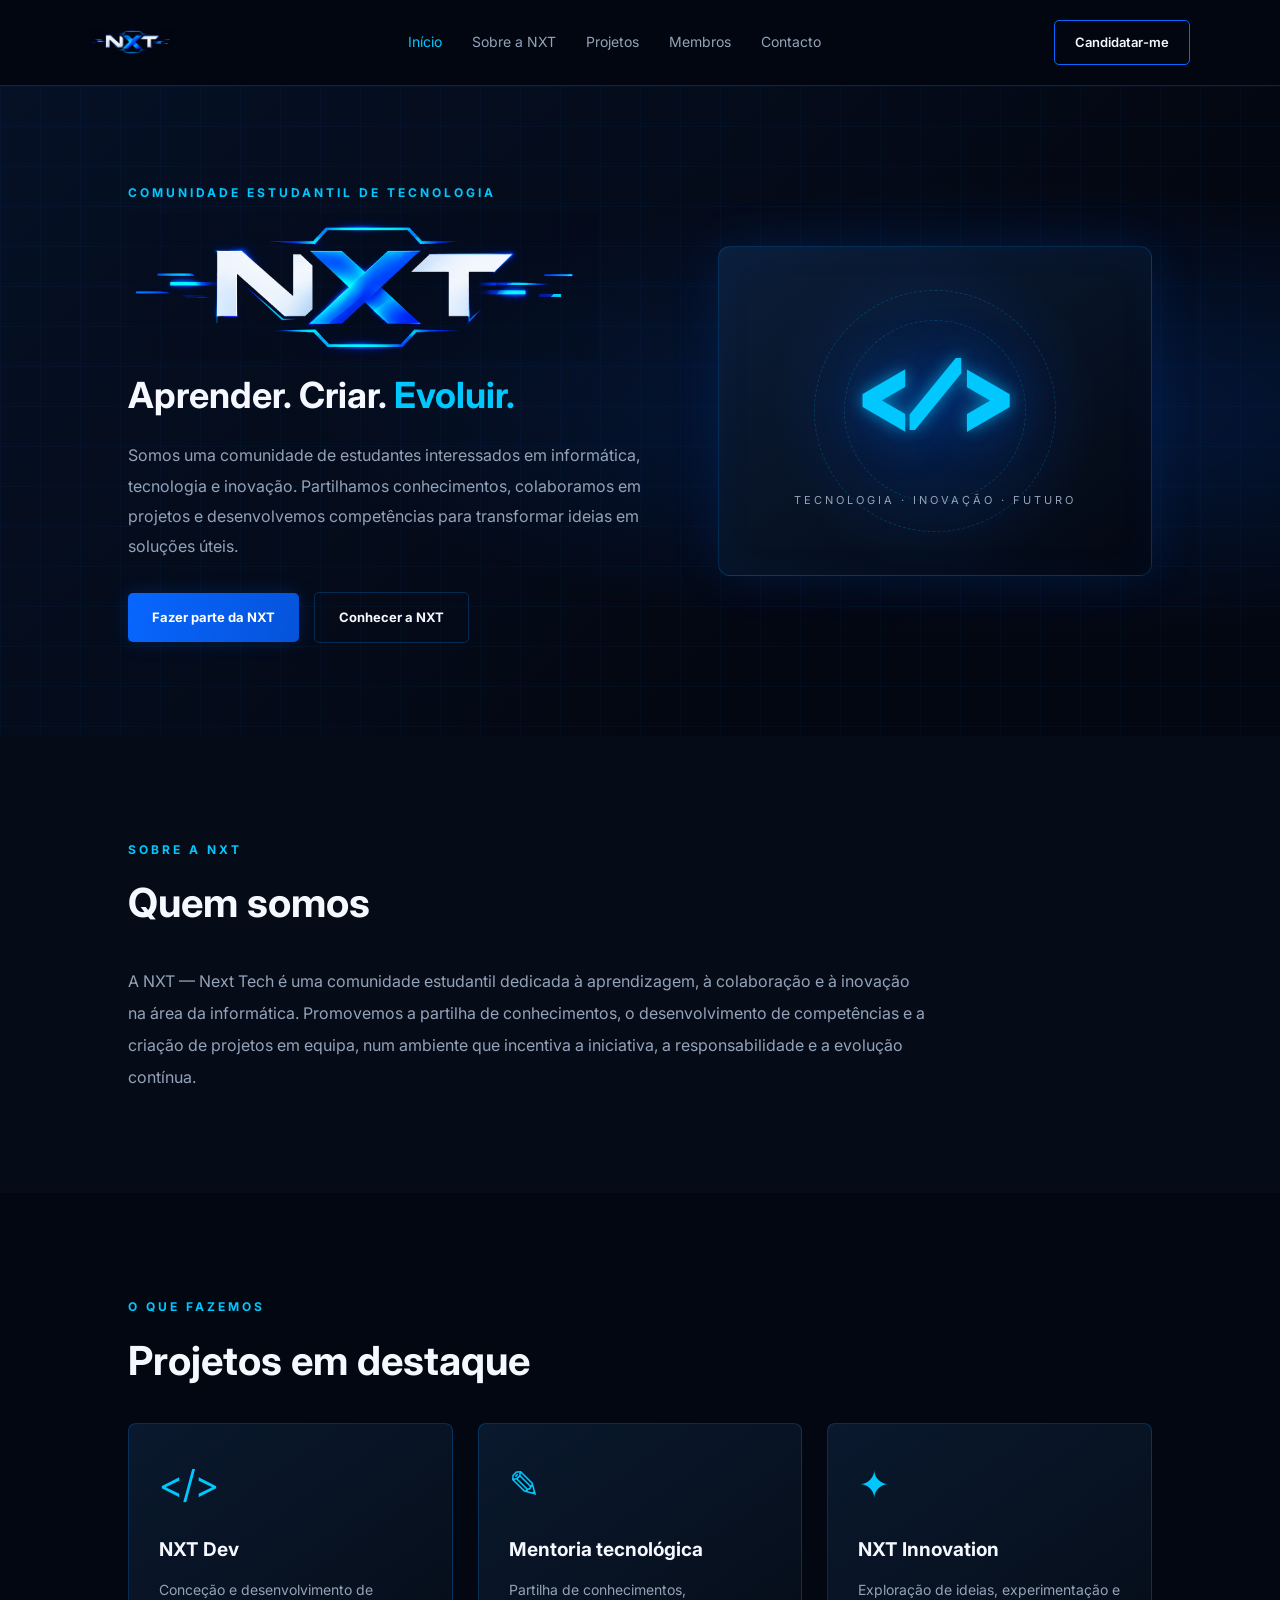
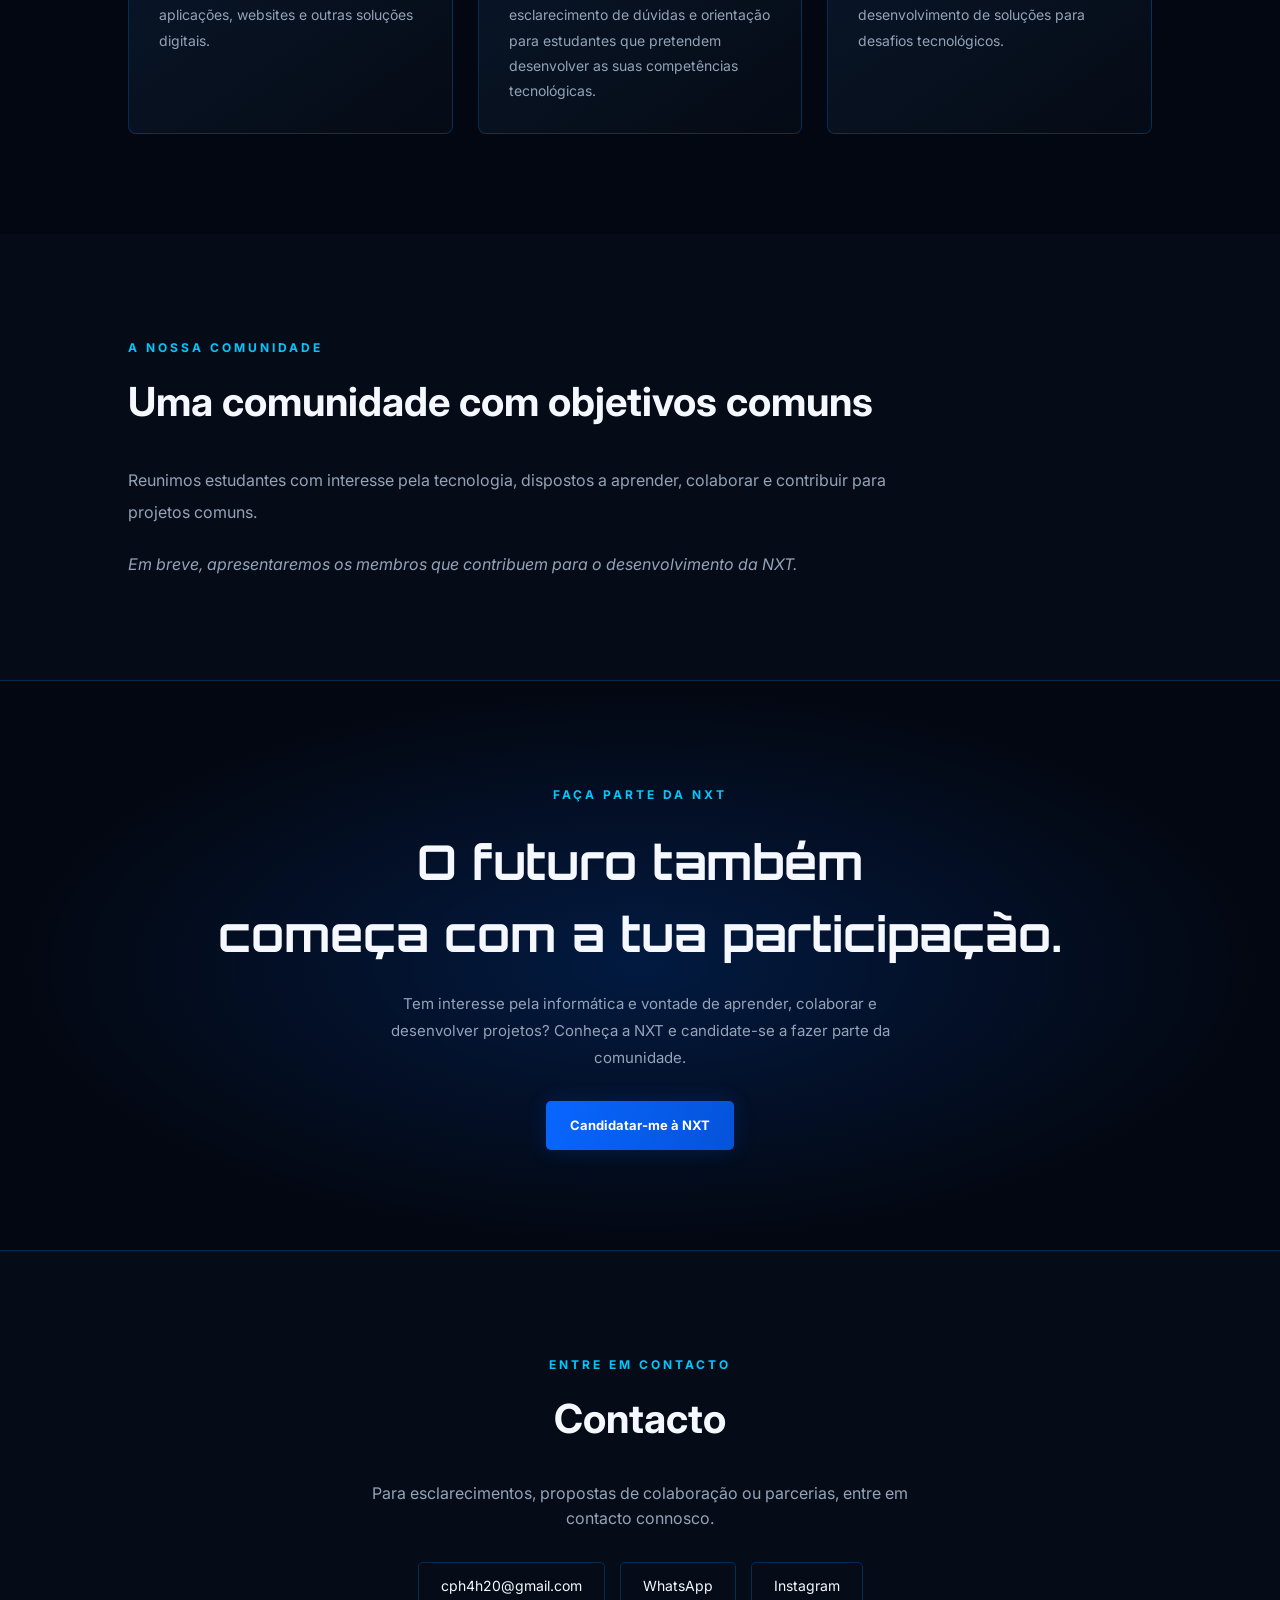
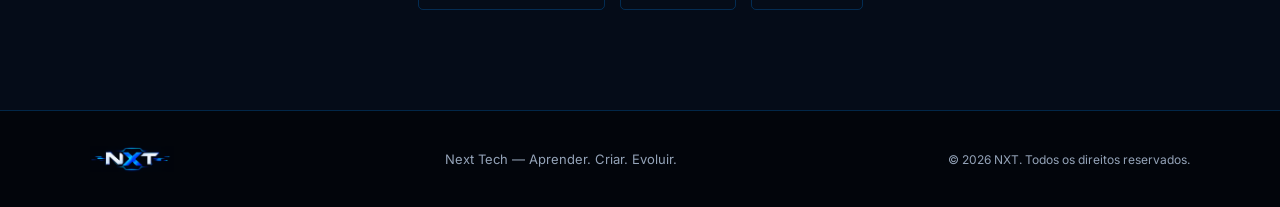
<file: index.html>
<!DOCTYPE html>
<html lang="pt-AO">
<head>
    <meta charset="UTF-8">
    <meta name="viewport" content="width=device-width, initial-scale=1.0">
    <meta name="description" content="NXT — Next Tech: comunidade estudantil dedicada à aprendizagem, colaboração e desenvolvimento de soluções tecnológicas.">
    <meta name="theme-color" content="#0b0f1a">

    <title>NXT | Next Tech</title>

    <!-- Partilha nas redes (Open Graph) -->
    <meta property="og:type" content="website">
    <meta property="og:title" content="NXT | Next Tech">
    <meta property="og:description" content="Uma comunidade estudantil dedicada à tecnologia, à colaboração e à inovação. Aprender. Criar. Evoluir.">
    <meta property="og:locale" content="pt_AO">
    <!-- TODO: adicionar og:image (1200x630) e og:url quando o site estiver online -->
    <meta name="twitter:card" content="summary_large_image">

    <!-- Favicon simples (substitui por um ficheiro .ico/.png quando tiveres o logótipo) -->
    <link rel="icon" href="nxt-logo.png">

    <!-- Fontes (só os pesos usados) -->
    <link rel="preconnect" href="https://fonts.googleapis.com">
    <link rel="preconnect" href="https://fonts.gstatic.com" crossorigin>
    <link href="https://fonts.googleapis.com/css2?family=Inter:wght@400;600;700&family=Orbitron:wght@700;900&display=swap" rel="stylesheet">

    <style>
/* ========================================
   1. CONFIGURAÇÕES GERAIS
   (as fontes são carregadas no <head> do HTML)
======================================== */

:root {
    --primary: #0866ff;
    --primary-dark: #0553d9;
    --secondary: #00c8ff;
    --background: #030711;
    --surface: #071426;
    --surface-alt: #050c18;
    --text: #f5f8ff;
    --muted: #94a3b8;
    --border: rgba(0, 140, 255, 0.25);

    --font-body: 'Inter', system-ui, -apple-system, 'Segoe UI', sans-serif;
    --font-title: 'Orbitron', 'Inter', system-ui, sans-serif;
}

* {
    margin: 0;
    padding: 0;
    box-sizing: border-box;
}

html {
    scroll-behavior: smooth;
    scroll-padding-top: 90px;
}

body {
    background: var(--background);
    color: var(--text);
    font-family: var(--font-body);
    line-height: 1.6;
}

a {
    color: inherit;
    text-decoration: none;
}

:focus-visible {
    outline: 2px solid var(--secondary);
    outline-offset: 3px;
}

/* Texto só para leitores de ecrã */
.sr-only {
    position: absolute;
    width: 1px;
    height: 1px;
    margin: -1px;
    padding: 0;
    overflow: hidden;
    clip: rect(0, 0, 0, 0);
    white-space: nowrap;
    border: 0;
}

/* Link "saltar para o conteúdo" */
.skip-link {
    position: absolute;
    top: -100px;
    left: 16px;
    padding: 10px 16px;
    background: var(--secondary);
    color: var(--background);
    font-weight: 700;
    border-radius: 6px;
    z-index: 2000;
}

.skip-link:focus {
    top: 16px;
}


/* ========================================
   2. CABEÇALHO E NAVEGAÇÃO
======================================== */

.header {
    width: 100%;
    min-height: 85px;
    padding: 20px 7%;

    display: flex;
    align-items: center;
    justify-content: space-between;
    gap: 30px;

    background: rgba(3, 7, 17, 0.92);
    border-bottom: 1px solid var(--border);

    position: sticky;
    top: 0;
    z-index: 1000;

    -webkit-backdrop-filter: blur(15px);
    backdrop-filter: blur(15px);
}

.logo {
    font-family: var(--font-title);
    font-size: 30px;
    font-weight: 900;
    letter-spacing: -2px;
}

.logo span {
    color: var(--primary);
    text-shadow: 0 0 20px rgba(0, 102, 255, 0.6);
}

.navbar {
    display: flex;
    align-items: center;
    gap: 30px;
}

.navbar a {
    font-size: 14px;
    color: var(--muted);
    transition: color 0.3s ease;
}

.navbar a:hover,
.navbar a.active {
    color: var(--secondary);
}

.btn-header {
    padding: 11px 20px;
    border: 1px solid var(--primary);
    border-radius: 5px;
    font-size: 13px;
    font-weight: 600;
    transition: 0.3s;
}

.btn-header:hover {
    background: var(--primary);
    box-shadow: 0 0 20px rgba(0, 102, 255, 0.4);
}

/* Botão hambúrguer (só aparece em ecrãs pequenos) */
.menu-toggle {
    display: none;
    flex-direction: column;
    align-items: center;
    justify-content: center;
    gap: 5px;

    width: 44px;
    height: 44px;

    background: none;
    border: 1px solid var(--border);
    border-radius: 6px;
    color: var(--text);
    cursor: pointer;
}

.menu-toggle span {
    width: 22px;
    height: 2px;
    background: currentColor;
    transition: transform 0.25s ease, opacity 0.25s ease;
}

.menu-toggle[aria-expanded="true"] span:nth-child(1) {
    transform: translateY(7px) rotate(45deg);
}

.menu-toggle[aria-expanded="true"] span:nth-child(2) {
    opacity: 0;
}

.menu-toggle[aria-expanded="true"] span:nth-child(3) {
    transform: translateY(-7px) rotate(-45deg);
}


/* ========================================
   3. SECÇÃO INICIAL
======================================== */

.hero {
    min-height: 650px;
    padding: 90px 10%;

    display: grid;
    grid-template-columns: 1.1fr 0.9fr;
    align-items: center;
    gap: 60px;

    position: relative;
    overflow: hidden;

    background:
        radial-gradient(
            ellipse at 80% 50%,
            rgba(0, 102, 255, 0.18),
            transparent 50%
        ),
        linear-gradient(
            135deg,
            #061126,
            #030711 70%
        );
}

.hero::before {
    content: "";
    position: absolute;
    inset: 0;

    background-image:
        linear-gradient(
            rgba(0, 140, 255, 0.04) 1px,
            transparent 1px
        ),
        linear-gradient(
            90deg,
            rgba(0, 140, 255, 0.04) 1px,
            transparent 1px
        );

    background-size: 40px 40px;
    pointer-events: none;
}

.hero-content {
    position: relative;
    z-index: 1;
}

.subtitle,
.section-heading > span,
.join > span {
    color: var(--secondary);
    font-size: 12px;
    font-weight: 700;
    letter-spacing: 3px;
}

.hero h1 {
    font-family: var(--font-title);
    font-size: clamp(90px, 12vw, 155px);
    font-weight: 900;
    line-height: 1.3;
    letter-spacing: -8px;

    margin: 10px 0;
}

.hero h1 > span:not(.sr-only) {
    background: linear-gradient(
        135deg,
        var(--primary),
        var(--secondary)
    );

    -webkit-background-clip: text;
    background-clip: text;
    color: transparent;
}

.hero h2 {
    font-size: clamp(24px, 3vw, 36px);
    line-height: 1.4;
    margin-bottom: 20px;
}

.hero h2 span {
    color: var(--secondary);
}

.hero-content > p {
    max-width: 520px;
    color: var(--muted);
    font-size: 16px;
    line-height: 1.9;
    margin-bottom: 30px;
}


/* ========================================
   4. BOTÕES
======================================== */

.hero-buttons {
    display: flex;
    align-items: center;
    flex-wrap: wrap;
    gap: 15px;
}

.btn-primary,
.btn-secondary {
    display: inline-flex;
    align-items: center;
    justify-content: center;

    padding: 14px 24px;
    border-radius: 5px;

    font-size: 13px;
    font-weight: 700;

    transition:
        transform 0.3s ease,
        box-shadow 0.3s ease,
        background 0.3s ease;
}

.btn-primary {
    /* gradiente mais escuro para o texto branco ter contraste suficiente */
    background: linear-gradient(
        110deg,
        var(--primary),
        var(--primary-dark)
    );

    color: white;
    box-shadow: 0 0 20px rgba(0, 102, 255, 0.2);
}

.btn-primary:hover {
    transform: translateY(-3px);
    box-shadow: 0 0 30px rgba(0, 102, 255, 0.45);
}

.btn-secondary {
    border: 1px solid var(--border);
    color: var(--text);
}

.btn-secondary:hover {
    border-color: var(--secondary);
    color: var(--secondary);
}


/* ========================================
   5. ÁREA VISUAL DA SECÇÃO INICIAL
======================================== */

.hero-image {
    min-height: 350px;

    display: flex;
    align-items: center;
    justify-content: center;

    position: relative;
}

.image-placeholder {
    width: 100%;
    min-height: 330px;

    display: flex;
    flex-direction: column;
    align-items: center;
    justify-content: center;

    border: 1px solid var(--border);
    border-radius: 12px;

    background:
        radial-gradient(
            circle,
            rgba(0, 102, 255, 0.2),
            transparent 60%
        ),
        linear-gradient(
            145deg,
            #0b1e39,
            #030711
        );

    box-shadow:
        0 0 50px rgba(0, 102, 255, 0.12),
        inset 0 0 40px rgba(0, 102, 255, 0.05);

    position: relative;
    overflow: hidden;
}

.image-placeholder::before,
.image-placeholder::after {
    content: "";
    position: absolute;
    width: 180px;
    height: 180px;
    border: 1px solid rgba(0, 200, 255, 0.2);
    border-radius: 50%;
}

.image-placeholder::after {
    width: 240px;
    height: 240px;
}

.image-placeholder > span {
    font-family: var(--font-title);
    font-size: 100px;
    font-weight: 900;

    color: var(--secondary);

    text-shadow:
        0 0 15px rgba(0, 200, 255, 0.6),
        0 0 50px rgba(0, 102, 255, 0.5);

    z-index: 1;
}

.image-placeholder p {
    margin-top: 20px;
    color: var(--muted);
    font-size: 11px;
    letter-spacing: 3px;
    text-align: center;
    z-index: 1;
}


/* ========================================
   6. SECÇÕES GERAIS
======================================== */

.about,
.projects,
.members,
.contact {
    padding: 100px 10%;
}

.section-heading {
    margin-bottom: 30px;
}

.section-heading h2 {
    font-size: clamp(28px, 4vw, 40px);
    margin-top: 10px;
}

.about {
    background: var(--surface-alt);
}

.about > p,
.members > p {
    max-width: 800px;
    color: var(--muted);
    font-size: 16px;
    line-height: 2;
}


/* ========================================
   7. CARTÕES DE PROJETOS
======================================== */

.projects {
    background: var(--background);
}

.project-grid {
    display: grid;
    grid-template-columns: repeat(3, minmax(0, 1fr));
    gap: 25px;
}

.project-card {
    padding: 30px;

    background: linear-gradient(
        145deg,
        #0a192e,
        #050b15
    );

    border: 1px solid var(--border);
    border-radius: 8px;

    transition:
        transform 0.3s ease,
        border-color 0.3s ease,
        box-shadow 0.3s ease;
}

.project-card:hover {
    transform: translateY(-8px);
    border-color: var(--primary);

    box-shadow:
        0 15px 35px rgba(0, 102, 255, 0.12);
}

.project-icon {
    display: block;
    color: var(--secondary);
    font-size: 38px;
    margin-bottom: 20px;
}

.project-card h3 {
    font-size: 19px;
    margin-bottom: 12px;
}

.project-card p {
    color: var(--muted);
    font-size: 14px;
    line-height: 1.8;
}


/* ========================================
   8. MEMBROS
======================================== */

.members {
    background: var(--surface-alt);
}

.coming-soon {
    margin-top: 20px;
    color: var(--secondary);
    font-size: 14px;
    font-style: italic;
}


/* ========================================
   9. ADESÃO À NXT
======================================== */

.join {
    padding: 100px 10%;
    text-align: center;

    background:
        radial-gradient(
            ellipse at center,
            rgba(0, 102, 255, 0.2),
            transparent 70%
        ),
        #030711;

    border-top: 1px solid var(--border);
    border-bottom: 1px solid var(--border);
}

.join h2 {
    font-family: var(--font-title);
    font-size: clamp(30px, 5vw, 48px);
    line-height: 1.5;
    margin: 20px 0;
}

.join p {
    max-width: 550px;
    margin: 0 auto 30px;
    color: var(--muted);
    font-size: 15px;
    line-height: 1.8;
}


/* ========================================
   10. CONTACTO
======================================== */

.contact {
    background: var(--surface-alt);
    text-align: center;
}

.contact > p {
    max-width: 550px;
    margin: 0 auto;
    color: var(--muted);
    font-size: 16px;
}

.contact-list {
    list-style: none;
    display: flex;
    flex-wrap: wrap;
    justify-content: center;
    gap: 15px;
    margin-top: 30px;
}

.contact-list a {
    display: inline-block;
    padding: 12px 22px;
    border: 1px solid var(--border);
    border-radius: 5px;
    font-size: 14px;
    transition: border-color 0.3s ease, color 0.3s ease;
}

.contact-list a:hover {
    border-color: var(--secondary);
    color: var(--secondary);
}


/* ========================================
   11. RODAPÉ
======================================== */

.footer {
    padding: 35px 7%;

    display: flex;
    align-items: center;
    justify-content: space-between;
    flex-wrap: wrap;
    gap: 20px;

    background: #02050b;
    border-top: 1px solid var(--border);
}

.footer > p {
    color: var(--muted);
    font-size: 13px;
}

.footer > .copyright {
    font-size: 12px;
}


/* ========================================
   12. RESPONSIVIDADE
======================================== */

@media (max-width: 1000px) {

    .header {
        padding: 20px 5%;
        gap: 20px;
    }

    .navbar {
        gap: 18px;
    }

    .navbar a {
        font-size: 13px;
    }

    .hero {
        padding: 70px 6%;
        gap: 30px;
    }

    .about,
    .projects,
    .members,
    .contact {
        padding: 80px 6%;
    }

    .project-card {
        padding: 22px;
    }
}


/* Menu hambúrguer */
@media (max-width: 860px) {

    .header {
        flex-wrap: wrap;
        gap: 15px;
        min-height: 70px;
        padding: 14px 5%;
    }

    .logo {
        order: 1;
    }

    .btn-header {
        order: 2;
        margin-left: auto;
    }

    .menu-toggle {
        display: flex;
        order: 3;
    }

    .navbar {
        order: 4;
        display: none;
        width: 100%;
        flex-direction: column;
        align-items: stretch;
        gap: 0;
        border-top: 1px solid var(--border);
    }

    .navbar.open {
        display: flex;
    }

    .navbar a {
        padding: 14px 4px;
        font-size: 15px;
        border-bottom: 1px solid rgba(0, 140, 255, 0.1);
    }
}


@media (max-width: 720px) {

    .hero {
        grid-template-columns: 1fr;
        text-align: center;
        padding: 65px 7%;
    }

    .hero-content > p {
        margin-left: auto;
        margin-right: auto;
    }

    .hero-buttons {
        justify-content: center;
    }

    .hero-image {
        min-height: 250px;
    }

    .image-placeholder {
        min-height: 280px;
    }

    .project-grid {
        grid-template-columns: 1fr;
    }

    .about,
    .projects,
    .members,
    .contact {
        padding: 65px 7%;
    }

    .footer {
        flex-direction: column;
        text-align: center;
    }
}


@media (max-width: 420px) {

    .logo {
        font-size: 25px;
    }

    .btn-header {
        padding: 9px 12px;
        font-size: 12px;
    }

    .hero h1 {
        font-size: 85px;
        letter-spacing: -5px;
    }

    .hero h2 {
        font-size: 23px;
    }

    .hero-content > p {
        font-size: 14px;
    }

    .image-placeholder > span {
        font-size: 75px;
    }

    .hero-buttons {
        flex-direction: column;
    }

    .btn-primary,
    .btn-secondary {
        width: 100%;
    }
}


/* ========================================
   13. FORMULÁRIOS
======================================== */

.site-form {
    max-width: 640px;
    margin: 40px auto 0;
    display: grid;
    gap: 20px;
    text-align: left;
}

.form-row {
    display: grid;
    grid-template-columns: 1fr 1fr;
    gap: 20px;
}

.field label {
    display: block;
    margin-bottom: 8px;
    font-size: 13px;
    font-weight: 600;
}

.field input,
.field select,
.field textarea {
    width: 100%;
    padding: 14px 16px;

    background: var(--surface);
    color: var(--text);
    border: 1px solid var(--border);
    border-radius: 5px;

    font: inherit;
    font-size: 16px; /* evita o zoom automático no iPhone */

    transition: border-color 0.3s ease, box-shadow 0.3s ease;
}

.field textarea {
    resize: vertical;
    min-height: 130px;
}

.field input:focus,
.field select:focus,
.field textarea:focus {
    outline: none;
    border-color: var(--secondary);
    box-shadow: 0 0 0 3px rgba(0, 200, 255, 0.15);
}

.field input:user-invalid,
.field textarea:user-invalid {
    border-color: #f87171;
}

.site-form .btn-primary {
    justify-self: start;
    border: 0;
    cursor: pointer;
    font-family: inherit;
}

.site-form .btn-primary:disabled {
    opacity: 0.6;
    cursor: wait;
    transform: none;
}

.form-status {
    min-height: 24px;
    font-size: 14px;
}

.form-status.success {
    color: #4ade80;
}

.form-status.error {
    color: #f87171;
}

@media (max-width: 720px) {

    .form-row {
        grid-template-columns: 1fr;
    }

    .site-form .btn-primary {
        justify-self: stretch;
    }
}


/* Página "Juntar-me" */

.join-page {
    min-height: 70vh;
    padding: 80px 10% 100px;

    background:
        radial-gradient(
            ellipse at 50% 0%,
            rgba(0, 102, 255, 0.18),
            transparent 60%
        ),
        var(--surface-alt);
}

.join-page .section-heading {
    text-align: center;
}

.join-page > p {
    max-width: 560px;
    margin: 0 auto;
    text-align: center;
    color: var(--muted);
    font-size: 16px;
}

.fieldset {
    border: 0;
    min-width: 0;
}

.fieldset legend {
    margin-bottom: 8px;
    font-size: 13px;
    font-weight: 600;
}

.options {
    display: flex;
    flex-wrap: wrap;
    gap: 10px;
}

.option input {
    position: absolute;
    width: 1px;
    height: 1px;
    opacity: 0;
}

.option span {
    display: inline-block;
    padding: 10px 18px;

    border: 1px solid var(--border);
    border-radius: 999px;

    font-size: 14px;
    cursor: pointer;

    transition: background 0.3s ease, border-color 0.3s ease;
}

.option span:hover {
    border-color: var(--secondary);
}

.option input:checked + span {
    background: linear-gradient(110deg, var(--primary), var(--primary-dark));
    border-color: var(--primary);
    color: white;
}

.option input:focus-visible + span {
    outline: 2px solid var(--secondary);
    outline-offset: 3px;
}

.consent {
    display: flex;
    align-items: flex-start;
    gap: 10px;
    color: var(--muted);
    font-size: 13px;
}

.consent input {
    margin-top: 4px;
    accent-color: var(--primary);
}

.join-page > .form-note {
    margin-top: 25px;
    text-align: center;
    color: var(--muted);
    font-size: 14px;
}

.form-note a {
    color: var(--secondary);
    text-decoration: underline;
    text-underline-offset: 4px;
}

@media (max-width: 1000px) {
    .join-page { padding: 70px 6% 80px; }
}

@media (max-width: 720px) {
    .join-page { padding: 60px 7% 70px; }
}


/* ========================================
   14. ANIMAÇÕES
======================================== */

@keyframes fadeUp {
    from { opacity: 0; transform: translateY(24px); }
    to   { opacity: 1; transform: none; }
}

@keyframes float {
    0%, 100% { transform: translateY(0); }
    50%      { transform: translateY(-14px); }
}

@keyframes spin {
    to { transform: rotate(360deg); }
}

@keyframes gradientShift {
    0%, 100% { background-position: 0% 50%; }
    50%      { background-position: 100% 50%; }
}

@keyframes glowPulse {
    0%, 100% {
        text-shadow:
            0 0 15px rgba(0, 200, 255, 0.6),
            0 0 50px rgba(0, 102, 255, 0.5);
    }
    50% {
        text-shadow:
            0 0 25px rgba(0, 200, 255, 0.9),
            0 0 80px rgba(0, 102, 255, 0.8);
    }
}

@keyframes gridMove {
    to { background-position: 40px 40px; }
}

/* Entrada da secção inicial, elemento a elemento */
.hero-content > * {
    animation: fadeUp 0.8s ease both;
}

.hero-content > :nth-child(1) { animation-delay: 0.1s; }
.hero-content > :nth-child(2) { animation-delay: 0.25s; }
.hero-content > :nth-child(3) { animation-delay: 0.4s; }
.hero-content > :nth-child(4) { animation-delay: 0.55s; }
.hero-content > :nth-child(5) { animation-delay: 0.7s; }

.hero-image {
    animation: fadeUp 1s ease 0.5s both;
}

/* Fundo em grelha a deslocar-se devagar */
.hero::before {
    animation: gridMove 8s linear infinite;
}

/* "X" do título com gradiente animado */
.hero h1 > span:not(.sr-only) {
    background-size: 200% 200%;
    animation: gradientShift 5s ease infinite;
}

/* Cartão visual: flutua, brilha e tem anéis a rodar */
.image-placeholder {
    animation: float 6s ease-in-out infinite;
}

.image-placeholder::before {
    border-style: dashed;
    animation: spin 25s linear infinite;
}

.image-placeholder::after {
    border-style: dashed;
    animation: spin 35s linear infinite reverse;
}

.image-placeholder > span {
    animation: glowPulse 3s ease-in-out infinite;
}

/* Revelar ao fazer scroll (a classe .reveal é adicionada pelo JavaScript) */
.reveal {
    opacity: 0;
    transform: translateY(30px);
    transition:
        opacity 0.7s ease,
        transform 0.7s ease;
    transition-delay: var(--delay, 0s);
}

.reveal.visible {
    opacity: 1;
    transform: none;
}


/* ========================================
   15. ACESSIBILIDADE
======================================== */

@media (prefers-reduced-motion: reduce) {

    *,
    *::before,
    *::after {
        scroll-behavior: auto !important;
        animation: none !important;
        transition-duration: 0.01ms !important;
    }

    .reveal {
        opacity: 1;
        transform: none;
    }
}



/* Logótipo NXT vetorial, transparente e dimensionado para os espaços existentes */
.logo {
    display: inline-flex;
    align-items: center;
    flex: 0 0 auto;
    line-height: 0;
}
.logo .logo-svg {
    display: block;
    width: 84px;
    height: auto;
    object-fit: contain;
}
@media (max-width: 420px) {
    .logo .logo-svg {
        width: 78px;
        height: auto;
    }
}


/* Logótipo principal: mantém a escala visual do título NXT original */
.hero h1.hero-logo {
    width: 100%;
    max-width: 470px;
    margin: 10px 0;
    line-height: 1;
    letter-spacing: 0;
}
.hero h1.hero-logo .hero-logo-img {
    display: block;
    width: 100%;
    height: auto;
    max-height: 155px;
    object-fit: contain;
}
@media (max-width: 720px) {
    .hero h1.hero-logo {
        margin-left: auto;
        margin-right: auto;
        max-width: 360px;
    }
}

</style>
    <script defer>
document.addEventListener("DOMContentLoaded", () => {
    const toggle = document.querySelector(".menu-toggle");
    const navbar = document.querySelector(".navbar");
    const links = document.querySelectorAll(".navbar a");

    // Menu mobile
    const setMenu = (open) => {
        navbar.classList.toggle("open", open);
        toggle.setAttribute("aria-expanded", String(open));
        toggle.setAttribute("aria-label", open ? "Fechar menu" : "Abrir menu");
    };

    toggle.addEventListener("click", () => {
        setMenu(toggle.getAttribute("aria-expanded") !== "true");
    });

    links.forEach((link) => link.addEventListener("click", () => setMenu(false)));

    document.addEventListener("keydown", (e) => {
        if (e.key === "Escape") setMenu(false);
    });

    // Link ativo conforme a secção visível
    const sections = document.querySelectorAll("main section[id]");
    const observer = new IntersectionObserver(
        (entries) => {
            entries.forEach((entry) => {
                if (!entry.isIntersecting) return;
                links.forEach((link) => {
                    link.classList.toggle(
                        "active",
                        link.getAttribute("href") === `#${entry.target.id}`
                    );
                });
            });
        },
        { rootMargin: "-40% 0px -55% 0px" }
    );
    sections.forEach((section) => observer.observe(section));

    // Revelar elementos ao fazer scroll
    const reduceMotion = window.matchMedia("(prefers-reduced-motion: reduce)").matches;

    if (!reduceMotion && "IntersectionObserver" in window) {
        const targets = document.querySelectorAll(
            ".section-heading, .about > p, .members > p, .project-card, .join > *, .contact > p, .contact-list"
        );

        // Atraso escalonado dentro de cada secção
        const counters = new Map();
        targets.forEach((el) => {
            const section = el.closest("section");
            const i = counters.get(section) || 0;
            counters.set(section, i + 1);
            el.style.setProperty("--delay", `${Math.min(i, 4) * 0.12}s`);
            el.classList.add("reveal");
        });

        const revealObserver = new IntersectionObserver(
            (entries) => {
                entries.forEach((entry) => {
                    if (!entry.isIntersecting) return;
                    const el = entry.target;
                    el.classList.add("visible");
                    revealObserver.unobserve(el);

                    // No fim, devolve o elemento ao estado normal (para o hover dos cartões funcionar)
                    el.addEventListener(
                        "transitionend",
                        () => {
                            el.classList.remove("reveal", "visible");
                            el.style.removeProperty("--delay");
                        },
                        { once: true }
                    );
                });
            },
            { threshold: 0.15, rootMargin: "0px 0px -8% 0px" }
        );

        targets.forEach((el) => revealObserver.observe(el));
    }

    // Formulário de contacto
    const form = document.getElementById("form-juntar");

    if (form) {
        const status = form.querySelector(".form-status");
        const button = form.querySelector("button[type='submit']");

        const showStatus = (text, type) => {
            status.textContent = text;
            status.className = `form-status ${type}`;
        };

        form.addEventListener("submit", async (e) => {
            e.preventDefault();

            if (form.elements["access_key"].value.startsWith("SUA-")) {
                showStatus("O formulário ainda não está configurado. É necessário adicionar a chave do Web3Forms.", "error");
                return;
            }

            button.disabled = true;
            button.textContent = "A enviar candidatura...";
            showStatus("", "");

            try {
                // Junta valores repetidos (ex.: várias áreas de interesse) numa só linha
                const data = {};
                new FormData(form).forEach((value, key) => {
                    data[key] = key in data ? `${data[key]}, ${value}` : value;
                });
                const res = await fetch(form.action, {
                    method: "POST",
                    headers: { "Content-Type": "application/json", Accept: "application/json" },
                    body: JSON.stringify(data),
                });
                const json = await res.json();

                if (!res.ok || !json.success) throw new Error(json.message || "Erro");

                showStatus("Candidatura enviada com sucesso. Entraremos em contacto assim que possível.", "success");
                form.reset();
            } catch {
                showStatus("Não foi possível enviar a candidatura. Tente novamente ou contacte-nos através dos dados indicados no site.", "error");
            } finally {
                button.disabled = false;
                button.textContent = "Enviar candidatura";
            }
        });
    }

    // Ano atual no rodapé
    const ano = document.getElementById("ano");
    if (ano) ano.textContent = new Date().getFullYear();
});

</script>
</head>

<body>

<svg xmlns="http://www.w3.org/2000/svg" width="0" height="0" aria-hidden="true" focusable="false" style="position:absolute;overflow:hidden">
  <defs>
    <linearGradient id="nxt-silver" x1="0" y1="0" x2="0.8" y2="1">
      <stop offset="0" stop-color="#ffffff"/>
      <stop offset="0.55" stop-color="#f2f5fb"/>
      <stop offset="1" stop-color="#b8c4d8"/>
    </linearGradient>
    <linearGradient id="nxt-blue-a" x1="0" y1="0" x2="1" y2="1">
      <stop offset="0" stop-color="#00dfff"/>
      <stop offset="0.48" stop-color="#087bff"/>
      <stop offset="1" stop-color="#0718d9"/>
    </linearGradient>
    <linearGradient id="nxt-blue-b" x1="0" y1="0" x2="1" y2="1">
      <stop offset="0" stop-color="#087bff"/>
      <stop offset="0.5" stop-color="#064cff"/>
      <stop offset="1" stop-color="#00cfff"/>
    </linearGradient>
    <linearGradient id="nxt-edge" x1="0" y1="0" x2="1" y2="1">
      <stop offset="0" stop-color="#ffffff" stop-opacity=".85"/>
      <stop offset="1" stop-color="#7c91b6" stop-opacity=".8"/>
    </linearGradient>
    <symbol id="logo-nxt" viewBox="0 0 210 70">
      <!-- N -->
      <path d="M4 8 H27 L61 43 V8 H81 V62 H59 L24 27 V62 H4 Z"
            fill="url(#nxt-silver)" stroke="url(#nxt-edge)" stroke-width="1"/>
      <!-- X: two intersecting ribbon bands -->
      <path d="M69 8 H94 L151 62 H126 Z" fill="url(#nxt-blue-a)"/>
      <path d="M127 8 H153 L96 62 H70 Z" fill="url(#nxt-blue-b)"/>
      <path d="M69 8 H94 L105 19 L91 33 Z" fill="#08baff" opacity=".42"/>
      <path d="M127 62 H151 L138 49 L124 62 Z" fill="#0515c8" opacity=".48"/>
      <!-- T -->
      <path d="M143 8 H207 V25 H185 V62 H164 V25 H143 Z"
            fill="url(#nxt-silver)" stroke="url(#nxt-edge)" stroke-width="1"/>
    </symbol>
  </defs>
</svg>

    <a href="#conteudo" class="skip-link">Saltar para o conteúdo</a>

    <!-- CABEÇALHO -->
    <header class="header">

        <a href="#inicio" class="logo" aria-label="NXT — início">
            <img class="logo-svg" src="nxt-logo.png" alt="NXT — Next Tech">
        </a>

        <button class="menu-toggle" type="button"
                aria-expanded="false" aria-controls="menu-principal"
                aria-label="Abrir menu">
            <span aria-hidden="true"></span>
            <span aria-hidden="true"></span>
            <span aria-hidden="true"></span>
        </button>

        <nav class="navbar" id="menu-principal" aria-label="Navegação principal">
            <a href="#inicio" class="active">Início</a>
            <a href="#sobre">Sobre a NXT</a>
            <a href="#projetos">Projetos</a>
            <a href="#membros">Membros</a>
            <a href="#contacto">Contacto</a>
        </nav>

        <a href="juntar.html" class="btn-header">Candidatar-me</a>

    </header>


    <main id="conteudo">

        <!-- SECÇÃO INICIAL -->
        <section class="hero" id="inicio">

            <div class="hero-content">

                <span class="subtitle">COMUNIDADE ESTUDANTIL DE TECNOLOGIA</span>

                <h1 class="hero-logo">
                    <img class="hero-logo-img" src="nxt-logo.png" alt="NXT — Next Tech">
                    <span class="sr-only">NXT — Next Tech, comunidade de estudantes de informática</span>
                </h1>

                <h2>Aprender. Criar. <span>Evoluir.</span></h2>

                <p>
                    Somos uma comunidade de estudantes interessados em informática,
                    tecnologia e inovação. Partilhamos conhecimentos, colaboramos
                    em projetos e desenvolvemos competências para transformar ideias
                    em soluções úteis.
                </p>

                <div class="hero-buttons">
                    <a href="juntar.html" class="btn-primary">Fazer parte da NXT</a>
                    <a href="#sobre" class="btn-secondary">Conhecer a NXT</a>
                </div>

            </div>

            <div class="hero-image" aria-hidden="true">
                <div class="image-placeholder">
                    <span>&lt;/&gt;</span>
                    <p>TECNOLOGIA · INOVAÇÃO · FUTURO</p>
                </div>
            </div>

        </section>


        <!-- SOBRE NÓS -->
        <section class="about" id="sobre" aria-labelledby="titulo-sobre">

            <div class="section-heading">
                <span>SOBRE A NXT</span>
                <h2 id="titulo-sobre">Quem somos</h2>
            </div>

            <p>
                A NXT — Next Tech é uma comunidade estudantil dedicada à
                aprendizagem, à colaboração e à inovação na área da informática.
                Promovemos a partilha de conhecimentos, o desenvolvimento de
                competências e a criação de projetos em equipa, num ambiente
                que incentiva a iniciativa, a responsabilidade e a evolução contínua.
            </p>

        </section>


        <!-- PROJETOS -->
        <section class="projects" id="projetos" aria-labelledby="titulo-projetos">

            <div class="section-heading">
                <span>O QUE FAZEMOS</span>
                <h2 id="titulo-projetos">Projetos em destaque</h2>
            </div>

            <div class="project-grid">

                <article class="project-card">
                    <span class="project-icon" aria-hidden="true">&lt;/&gt;</span>
                    <h3>NXT Dev</h3>
                    <p>Conceção e desenvolvimento de aplicações, websites e outras soluções digitais.</p>
                </article>

                <article class="project-card">
                    <span class="project-icon" aria-hidden="true">✎</span>
                    <h3>Mentoria tecnológica</h3>
                    <p>Partilha de conhecimentos, esclarecimento de dúvidas e orientação para estudantes que pretendem desenvolver as suas competências tecnológicas.</p>
                </article>

                <article class="project-card">
                    <span class="project-icon" aria-hidden="true">✦</span>
                    <h3>NXT Innovation</h3>
                    <p>Exploração de ideias, experimentação e desenvolvimento de soluções para desafios tecnológicos.</p>
                </article>

            </div>

        </section>


        <!-- MEMBROS -->
        <section class="members" id="membros" aria-labelledby="titulo-membros">

            <div class="section-heading">
                <span>A NOSSA COMUNIDADE</span>
                <h2 id="titulo-membros">Uma comunidade com objetivos comuns</h2>
            </div>

            <p>
                Reunimos estudantes com interesse pela tecnologia, dispostos a aprender,
                colaborar e contribuir para projetos comuns.
            </p>

            <p class="coming-soon">Em breve, apresentaremos os membros que contribuem para o desenvolvimento da NXT.</p>

            <!-- Os membros serão adicionados posteriormente -->

        </section>


        <!-- ADESÃO -->
        <section class="join" id="juntar" aria-labelledby="titulo-juntar">

            <span>FAÇA PARTE DA NXT</span>

            <h2 id="titulo-juntar">
                O futuro também<br>
                começa com a tua participação.
            </h2>

            <p>
                Tem interesse pela informática e vontade de aprender, colaborar e desenvolver projetos?
                Conheça a NXT e candidate-se a fazer parte da comunidade.
            </p>

            <a href="juntar.html" class="btn-primary">Candidatar-me à NXT</a>

        </section>


        <!-- CONTACTO -->
        <section class="contact" id="contacto" aria-labelledby="titulo-contacto">

            <div class="section-heading">
                <span>ENTRE EM CONTACTO</span>
                <h2 id="titulo-contacto">Contacto</h2>
            </div>

            <p>Para esclarecimentos, propostas de colaboração ou parcerias, entre em contacto connosco.</p>

            <ul class="contact-list">
                <!-- TODO: substituir pelos contactos reais -->
                <li><a href="mailto:cph4h20@gmail.com">cph4h20@gmail.com</a></li>
                <li><a href="###" target="_blank" rel="noopener noreferrer">WhatsApp</a></li>
                <li><a href="###" target="_blank" rel="noopener noreferrer">Instagram</a></li>
            </ul>

        </section>

    </main>


    <!-- RODAPÉ -->
    <footer class="footer">

        <a href="####" class="logo" aria-label="NXT — voltar ao topo">
            <img class="logo-svg" src="nxt-logo.png" alt="NXT — Next Tech">
        </a>

        <p>Next Tech — Aprender. Criar. Evoluir.</p>

        <p class="copyright">
            &copy; <span id="ano">2026</span> NXT. Todos os direitos reservados.
        </p>

    </footer>

    <!-- Contagem de visitas (GoatCounter, sem cookies) -->
    <!-- TODO: trocar SEU-CODIGO pelo código criado em goatcounter.com -->
    <script data-goatcounter="https://SEU-CODIGO.goatcounter.com/count"
            async src="//gc.zgo.at/count.js"></script>

</body>
</html>
</file>
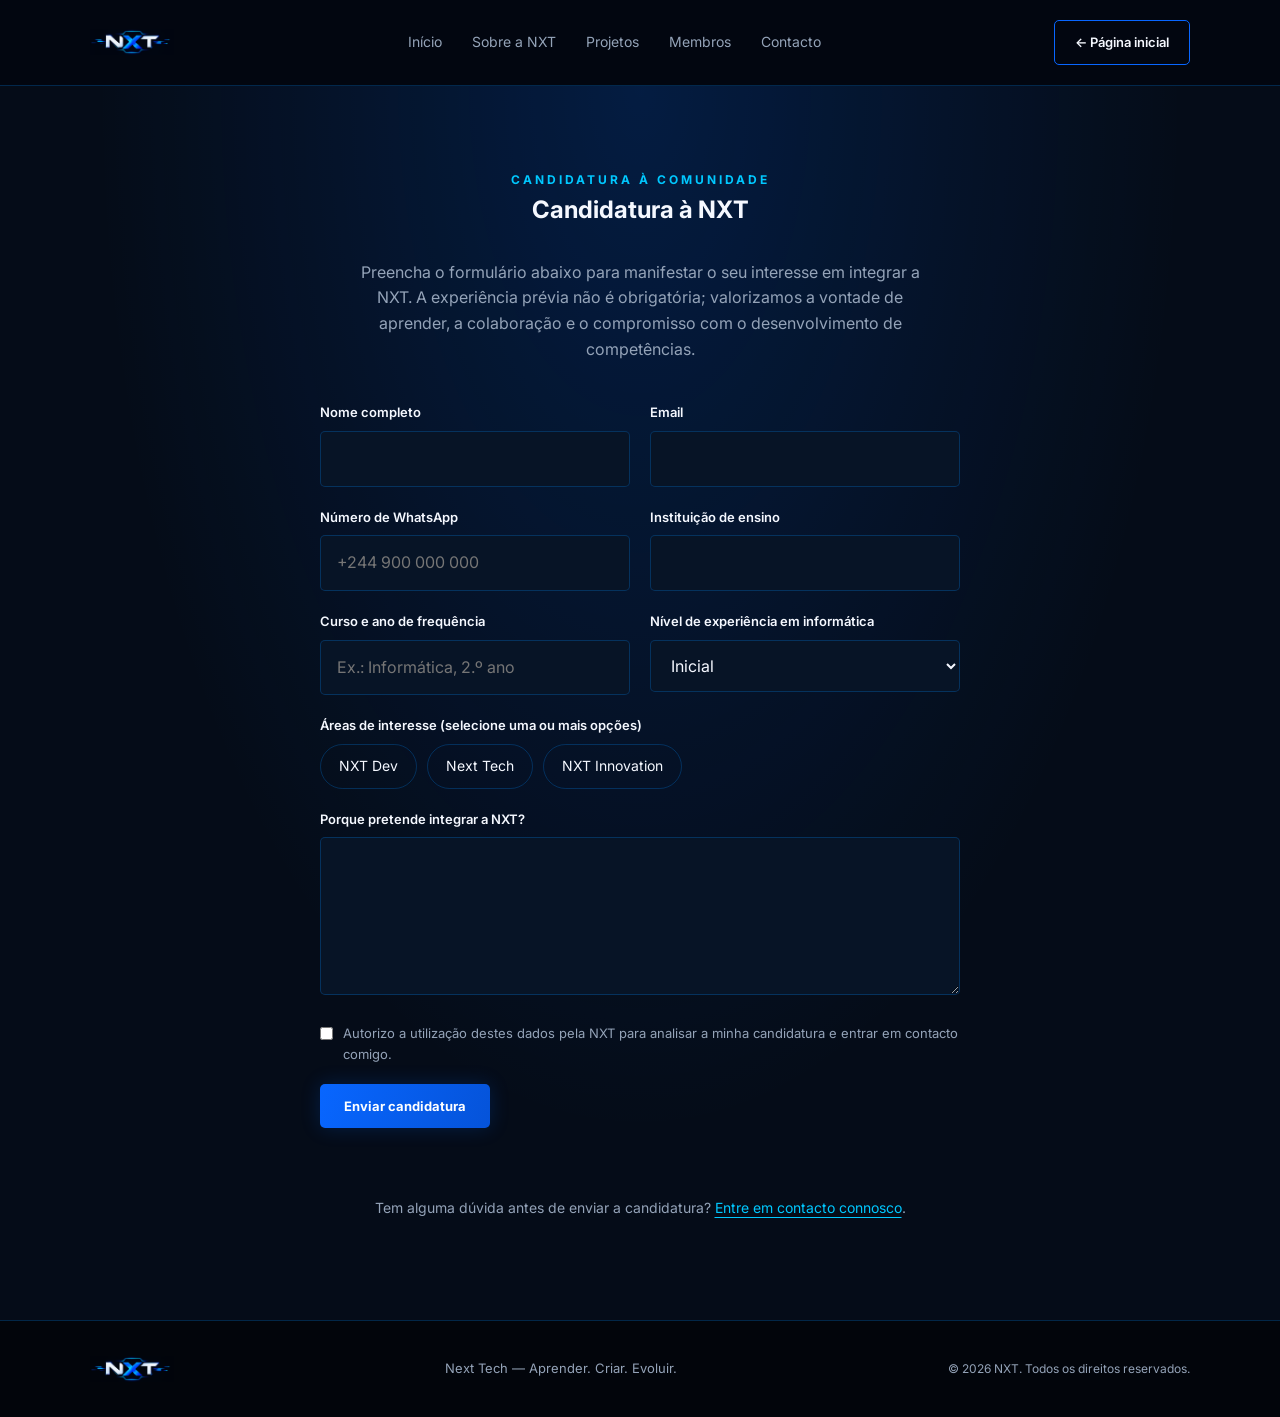
<file: juntar.html>
<!DOCTYPE html>
<html lang="pt-AO">
<head>
    <meta charset="UTF-8">
    <meta name="viewport" content="width=device-width, initial-scale=1.0">
    <meta name="description" content="Candidate-se à NXT — Next Tech. Preencha o formulário para manifestar o seu interesse em integrar a comunidade estudantil de tecnologia.">
    <meta name="theme-color" content="#0b0f1a">

    <title>Juntar-me | NXT Next Tech</title>

    <meta property="og:type" content="website">
    <meta property="og:title" content="Juntar-me | NXT Next Tech">
    <meta property="og:description" content="Candidate-se à comunidade NXT — Next Tech e participe em iniciativas de aprendizagem, colaboração e inovação.">
    <meta property="og:locale" content="pt_AO">

    <link rel="icon" href="data:image/svg+xml,<svg xmlns='http://www.w3.org/2000/svg' viewBox='0 0 100 100'><rect width='100' height='100' rx='20' fill='%230b0f1a'/><text x='50' y='68' font-size='56' font-family='Arial' font-weight='700' text-anchor='middle' fill='%2300d4ff'>X</text></svg>">

    <link rel="preconnect" href="https://fonts.googleapis.com">
    <link rel="preconnect" href="https://fonts.gstatic.com" crossorigin>
    <link href="https://fonts.googleapis.com/css2?family=Inter:wght@400;600;700&family=Orbitron:wght@700;900&display=swap" rel="stylesheet">

    <link rel="stylesheet" href="style.css">
    <script src="script.js" defer></script>
</head>

<body>

    <!-- Logo NXT em SVG (definido uma vez, usado no cabeçalho e no rodapé) -->
    <svg xmlns="http://www.w3.org/2000/svg" width="0" height="0"
         style="position:absolute" aria-hidden="true" focusable="false">
        <defs>
            <filter id="logo-nxt-glow" x="-50%" y="-50%" width="200%" height="200%">
                <feGaussianBlur stdDeviation="5"/>
            </filter>
            <symbol id="logo-nxt" viewBox="0 0 84 36" style="overflow:visible">
                <g font-family="Orbitron, Inter, sans-serif" font-size="30" font-weight="900" letter-spacing="-2">
                    <text x="0" y="28" filter="url(#logo-nxt-glow)" opacity="0.6">
                        <tspan fill="none">N</tspan><tspan style="fill:var(--primary)">X</tspan><tspan fill="none">T</tspan>
                    </text>
                    <text x="0" y="28" style="fill:var(--text)">N<tspan style="fill:var(--primary)">X</tspan>T</text>
                </g>
            </symbol>
        </defs>
    </svg>

    <a href="#conteudo" class="skip-link">Saltar para o conteúdo</a>

    <!-- CABEÇALHO -->
    <header class="header">

        <a href="index.html" class="logo" aria-label="NXT — página inicial">
            <img class="logo-svg" src="nxt-logo.png" alt="NXT — Next Tech">
        </a>

        <button class="menu-toggle" type="button"
                aria-expanded="false" aria-controls="menu-principal"
                aria-label="Abrir menu">
            <span aria-hidden="true"></span>
            <span aria-hidden="true"></span>
            <span aria-hidden="true"></span>
        </button>

        <nav class="navbar" id="menu-principal" aria-label="Navegação principal">
            <a href="index.html#inicio">Início</a>
            <a href="index.html#sobre">Sobre a NXT</a>
            <a href="index.html#projetos">Projetos</a>
            <a href="index.html#membros">Membros</a>
            <a href="index.html#contacto">Contacto</a>
        </nav>

        <a href="index.html" class="btn-header">← Página inicial</a>

    </header>


    <main id="conteudo">

        <section class="join-page" id="juntar" aria-labelledby="titulo-juntar">

            <div class="section-heading">
                <span>CANDIDATURA À COMUNIDADE</span>
                <h1 id="titulo-juntar">Candidatura à NXT</h1>
            </div>

            <p>
                Preencha o formulário abaixo para manifestar o seu interesse em integrar a NXT.
                A experiência prévia não é obrigatória; valorizamos a vontade de aprender,
                a colaboração e o compromisso com o desenvolvimento de competências.
            </p>

            <form class="site-form" id="form-juntar"
                  action="https://api.web3forms.com/submit" method="POST">

                <!-- TODO: gerar a chave em web3forms.com com o email cph4h20@gmail.com e colar abaixo (é pública, pode ficar no HTML) -->
                <input type="hidden" name="access_key" value="SUA-CHAVE-AQUI">
                <input type="hidden" name="subject" value="Novo pedido de adesão à NXT">
                <input type="hidden" name="from_name" value="Site NXT">

                <!-- Campo armadilha contra spam: pessoas não o veem -->
                <input type="checkbox" name="botcheck" class="sr-only"
                       tabindex="-1" autocomplete="off" aria-hidden="true">

                <div class="form-row">
                    <div class="field">
                        <label for="nome">Nome completo</label>
                        <input id="nome" name="name" type="text"
                               required maxlength="80" autocomplete="name">
                    </div>

                    <div class="field">
                        <label for="email">Email</label>
                        <input id="email" name="email" type="email"
                               required maxlength="120" autocomplete="email">
                    </div>
                </div>

                <div class="form-row">
                    <div class="field">
                        <label for="whatsapp">Número de WhatsApp</label>
                        <input id="whatsapp" name="whatsapp" type="tel"
                               required maxlength="20" autocomplete="tel"
                               placeholder="+244 900 000 000">
                    </div>

                    <div class="field">
                        <label for="instituicao">Instituição de ensino</label>
                        <input id="instituicao" name="instituicao" type="text"
                               required maxlength="100">
                    </div>
                </div>

                <div class="form-row">
                    <div class="field">
                        <label for="curso">Curso e ano de frequência</label>
                        <input id="curso" name="curso" type="text"
                               required maxlength="100"
                               placeholder="Ex.: Informática, 2.º ano">
                    </div>

                    <div class="field">
                        <label for="experiencia">Nível de experiência em informática</label>
                        <select id="experiencia" name="experiencia">
                            <option>Inicial</option>
                            <option>Intermédio</option>
                            <option>Avançado</option>
                        </select>
                    </div>
                </div>

                <fieldset class="fieldset">
                    <legend>Áreas de interesse (selecione uma ou mais opções)</legend>
                    <div class="options">
                        <label class="option">
                            <input type="checkbox" name="areas" value="NXT Dev">
                            <span>NXT Dev</span>
                        </label>
                        <label class="option">
                            <input type="checkbox" name="areas" value="Next Tech">
                            <span>Next Tech</span>
                        </label>
                        <label class="option">
                            <input type="checkbox" name="areas" value="NXT Innovation">
                            <span>NXT Innovation</span>
                        </label>
                    </div>
                </fieldset>

                <div class="field">
                    <label for="mensagem">Porque pretende integrar a NXT?</label>
                    <textarea id="mensagem" name="message" rows="5"
                              required minlength="10" maxlength="1000"></textarea>
                </div>

                <label class="consent">
                    <input type="checkbox" name="consentimento" value="Sim" required>
                    <span>Autorizo a utilização destes dados pela NXT para analisar a minha candidatura e entrar em contacto comigo.</span>
                </label>

                <button type="submit" class="btn-primary">Enviar candidatura</button>

                <p class="form-status" role="status" aria-live="polite"></p>

            </form>

            <p class="form-note">
                Tem alguma dúvida antes de enviar a candidatura?
                <a href="tel:+244937236829">Entre em contacto connosco</a>.
            </p>

        </section>

    </main>


    <!-- RODAPÉ -->
    <footer class="footer">

        <a href="index.html" class="logo" aria-label="NXT — página inicial">
            <img class="logo-svg" src="nxt-logo.png" alt="NXT — Next Tech">
        </a>

        <p>Next Tech — Aprender. Criar. Evoluir.</p>

        <p class="copyright">
            &copy; <span id="ano">2026</span> NXT. Todos os direitos reservados.
        </p>

    </footer>

    <!-- Contagem de visitas (GoatCounter, sem cookies) -->
    <!-- TODO: trocar SEU-CODIGO pelo código criado em goatcounter.com -->
    <script data-goatcounter="https://SEU-CODIGO.goatcounter.com/count"
            async src="//gc.zgo.at/count.js"></script>

</body>
</html>
</file>
<file: style.css>
/* ========================================
   1. CONFIGURAÇÕES GERAIS
   (as fontes são carregadas no <head> do HTML)
======================================== */

:root {
    --primary: #0866ff;
    --primary-dark: #0553d9;
    --secondary: #00c8ff;
    --background: #030711;
    --surface: #071426;
    --surface-alt: #050c18;
    --text: #f5f8ff;
    --muted: #94a3b8;
    --border: rgba(0, 140, 255, 0.25);

    --font-body: 'Inter', system-ui, -apple-system, 'Segoe UI', sans-serif;
    --font-title: 'Orbitron', 'Inter', system-ui, sans-serif;
}

* {
    margin: 0;
    padding: 0;
    box-sizing: border-box;
}

html {
    scroll-behavior: smooth;
    scroll-padding-top: 90px;
}

body {
    background: var(--background);
    color: var(--text);
    font-family: var(--font-body);
    line-height: 1.6;
}

a {
    color: inherit;
    text-decoration: none;
}

:focus-visible {
    outline: 2px solid var(--secondary);
    outline-offset: 3px;
}

/* Texto só para leitores de ecrã */
.sr-only {
    position: absolute;
    width: 1px;
    height: 1px;
    margin: -1px;
    padding: 0;
    overflow: hidden;
    clip: rect(0, 0, 0, 0);
    white-space: nowrap;
    border: 0;
}

/* Link "saltar para o conteúdo" */
.skip-link {
    position: absolute;
    top: -100px;
    left: 16px;
    padding: 10px 16px;
    background: var(--secondary);
    color: var(--background);
    font-weight: 700;
    border-radius: 6px;
    z-index: 2000;
}

.skip-link:focus {
    top: 16px;
}


/* ========================================
   2. CABEÇALHO E NAVEGAÇÃO
======================================== */

.header {
    width: 100%;
    min-height: 85px;
    padding: 20px 7%;

    display: flex;
    align-items: center;
    justify-content: space-between;
    gap: 30px;

    background: rgba(3, 7, 17, 0.92);
    border-bottom: 1px solid var(--border);

    position: sticky;
    top: 0;
    z-index: 1000;

    -webkit-backdrop-filter: blur(15px);
    backdrop-filter: blur(15px);
}

.logo {
    font-family: var(--font-title);
    font-size: 30px;
    font-weight: 900;
    letter-spacing: -2px;
}

.logo span {
    color: var(--primary);
    text-shadow: 0 0 20px rgba(0, 102, 255, 0.6);
}

.navbar {
    display: flex;
    align-items: center;
    gap: 30px;
}

.navbar a {
    font-size: 14px;
    color: var(--muted);
    transition: color 0.3s ease;
}

.navbar a:hover,
.navbar a.active {
    color: var(--secondary);
}

.btn-header {
    padding: 11px 20px;
    border: 1px solid var(--primary);
    border-radius: 5px;
    font-size: 13px;
    font-weight: 600;
    transition: 0.3s;
}

.btn-header:hover {
    background: var(--primary);
    box-shadow: 0 0 20px rgba(0, 102, 255, 0.4);
}

/* Botão hambúrguer (só aparece em ecrãs pequenos) */
.menu-toggle {
    display: none;
    flex-direction: column;
    align-items: center;
    justify-content: center;
    gap: 5px;

    width: 44px;
    height: 44px;

    background: none;
    border: 1px solid var(--border);
    border-radius: 6px;
    color: var(--text);
    cursor: pointer;
}

.menu-toggle span {
    width: 22px;
    height: 2px;
    background: currentColor;
    transition: transform 0.25s ease, opacity 0.25s ease;
}

.menu-toggle[aria-expanded="true"] span:nth-child(1) {
    transform: translateY(7px) rotate(45deg);
}

.menu-toggle[aria-expanded="true"] span:nth-child(2) {
    opacity: 0;
}

.menu-toggle[aria-expanded="true"] span:nth-child(3) {
    transform: translateY(-7px) rotate(-45deg);
}


/* ========================================
   3. SECÇÃO INICIAL
======================================== */

.hero {
    min-height: 650px;
    padding: 90px 10%;

    display: grid;
    grid-template-columns: 1.1fr 0.9fr;
    align-items: center;
    gap: 60px;

    position: relative;
    overflow: hidden;

    background:
        radial-gradient(
            ellipse at 80% 50%,
            rgba(0, 102, 255, 0.18),
            transparent 50%
        ),
        linear-gradient(
            135deg,
            #061126,
            #030711 70%
        );
}

.hero::before {
    content: "";
    position: absolute;
    inset: 0;

    background-image:
        linear-gradient(
            rgba(0, 140, 255, 0.04) 1px,
            transparent 1px
        ),
        linear-gradient(
            90deg,
            rgba(0, 140, 255, 0.04) 1px,
            transparent 1px
        );

    background-size: 40px 40px;
    pointer-events: none;
}

.hero-content {
    position: relative;
    z-index: 1;
}

.subtitle,
.section-heading > span,
.join > span {
    color: var(--secondary);
    font-size: 12px;
    font-weight: 700;
    letter-spacing: 3px;
}

.hero h1 {
    font-family: var(--font-title);
    font-size: clamp(90px, 12vw, 155px);
    font-weight: 900;
    line-height: 1.3;
    letter-spacing: -8px;

    margin: 10px 0;
}

.hero h1 > span:not(.sr-only) {
    background: linear-gradient(
        135deg,
        var(--primary),
        var(--secondary)
    );

    -webkit-background-clip: text;
    background-clip: text;
    color: transparent;
}

.hero h2 {
    font-size: clamp(24px, 3vw, 36px);
    line-height: 1.4;
    margin-bottom: 20px;
}

.hero h2 span {
    color: var(--secondary);
}

.hero-content > p {
    max-width: 520px;
    color: var(--muted);
    font-size: 16px;
    line-height: 1.9;
    margin-bottom: 30px;
}


/* ========================================
   4. BOTÕES
======================================== */

.hero-buttons {
    display: flex;
    align-items: center;
    flex-wrap: wrap;
    gap: 15px;
}

.btn-primary,
.btn-secondary {
    display: inline-flex;
    align-items: center;
    justify-content: center;

    padding: 14px 24px;
    border-radius: 5px;

    font-size: 13px;
    font-weight: 700;

    transition:
        transform 0.3s ease,
        box-shadow 0.3s ease,
        background 0.3s ease;
}

.btn-primary {
    /* gradiente mais escuro para o texto branco ter contraste suficiente */
    background: linear-gradient(
        110deg,
        var(--primary),
        var(--primary-dark)
    );

    color: white;
    box-shadow: 0 0 20px rgba(0, 102, 255, 0.2);
}

.btn-primary:hover {
    transform: translateY(-3px);
    box-shadow: 0 0 30px rgba(0, 102, 255, 0.45);
}

.btn-secondary {
    border: 1px solid var(--border);
    color: var(--text);
}

.btn-secondary:hover {
    border-color: var(--secondary);
    color: var(--secondary);
}


/* ========================================
   5. ÁREA VISUAL DA SECÇÃO INICIAL
======================================== */

.hero-image {
    min-height: 350px;

    display: flex;
    align-items: center;
    justify-content: center;

    position: relative;
}

.image-placeholder {
    width: 100%;
    min-height: 330px;

    display: flex;
    flex-direction: column;
    align-items: center;
    justify-content: center;

    border: 1px solid var(--border);
    border-radius: 12px;

    background:
        radial-gradient(
            circle,
            rgba(0, 102, 255, 0.2),
            transparent 60%
        ),
        linear-gradient(
            145deg,
            #0b1e39,
            #030711
        );

    box-shadow:
        0 0 50px rgba(0, 102, 255, 0.12),
        inset 0 0 40px rgba(0, 102, 255, 0.05);

    position: relative;
    overflow: hidden;
}

.image-placeholder::before,
.image-placeholder::after {
    content: "";
    position: absolute;
    width: 180px;
    height: 180px;
    border: 1px solid rgba(0, 200, 255, 0.2);
    border-radius: 50%;
}

.image-placeholder::after {
    width: 240px;
    height: 240px;
}

.image-placeholder > span {
    font-family: var(--font-title);
    font-size: 100px;
    font-weight: 900;

    color: var(--secondary);

    text-shadow:
        0 0 15px rgba(0, 200, 255, 0.6),
        0 0 50px rgba(0, 102, 255, 0.5);

    z-index: 1;
}

.image-placeholder p {
    margin-top: 20px;
    color: var(--muted);
    font-size: 11px;
    letter-spacing: 3px;
    text-align: center;
    z-index: 1;
}


/* ========================================
   6. SECÇÕES GERAIS
======================================== */

.about,
.projects,
.members,
.contact {
    padding: 100px 10%;
}

.section-heading {
    margin-bottom: 30px;
}

.section-heading h2 {
    font-size: clamp(28px, 4vw, 40px);
    margin-top: 10px;
}

.about {
    background: var(--surface-alt);
}

.about > p,
.members > p {
    max-width: 800px;
    color: var(--muted);
    font-size: 16px;
    line-height: 2;
}


/* ========================================
   7. CARTÕES DE PROJETOS
======================================== */

.projects {
    background: var(--background);
}

.project-grid {
    display: grid;
    grid-template-columns: repeat(3, minmax(0, 1fr));
    gap: 25px;
}

.project-card {
    padding: 30px;

    background: linear-gradient(
        145deg,
        #0a192e,
        #050b15
    );

    border: 1px solid var(--border);
    border-radius: 8px;

    transition:
        transform 0.3s ease,
        border-color 0.3s ease,
        box-shadow 0.3s ease;
}

.project-card:hover {
    transform: translateY(-8px);
    border-color: var(--primary);

    box-shadow:
        0 15px 35px rgba(0, 102, 255, 0.12);
}

.project-icon {
    display: block;
    color: var(--secondary);
    font-size: 38px;
    margin-bottom: 20px;
}

.project-card h3 {
    font-size: 19px;
    margin-bottom: 12px;
}

.project-card p {
    color: var(--muted);
    font-size: 14px;
    line-height: 1.8;
}


/* ========================================
   8. MEMBROS
======================================== */

.members {
    background: var(--surface-alt);
}

.coming-soon {
    margin-top: 20px;
    color: var(--secondary);
    font-size: 14px;
    font-style: italic;
}


/* ========================================
   9. ADESÃO À NXT
======================================== */

.join {
    padding: 100px 10%;
    text-align: center;

    background:
        radial-gradient(
            ellipse at center,
            rgba(0, 102, 255, 0.2),
            transparent 70%
        ),
        #030711;

    border-top: 1px solid var(--border);
    border-bottom: 1px solid var(--border);
}

.join h2 {
    font-family: var(--font-title);
    font-size: clamp(30px, 5vw, 48px);
    line-height: 1.5;
    margin: 20px 0;
}

.join p {
    max-width: 550px;
    margin: 0 auto 30px;
    color: var(--muted);
    font-size: 15px;
    line-height: 1.8;
}


/* ========================================
   10. CONTACTO
======================================== */

.contact {
    background: var(--surface-alt);
    text-align: center;
}

.contact > p {
    max-width: 550px;
    margin: 0 auto;
    color: var(--muted);
    font-size: 16px;
}

.contact-list {
    list-style: none;
    display: flex;
    flex-wrap: wrap;
    justify-content: center;
    gap: 15px;
    margin-top: 30px;
}

.contact-list a {
    display: inline-block;
    padding: 12px 22px;
    border: 1px solid var(--border);
    border-radius: 5px;
    font-size: 14px;
    transition: border-color 0.3s ease, color 0.3s ease;
}

.contact-list a:hover {
    border-color: var(--secondary);
    color: var(--secondary);
}


/* ========================================
   11. RODAPÉ
======================================== */

.footer {
    padding: 35px 7%;

    display: flex;
    align-items: center;
    justify-content: space-between;
    flex-wrap: wrap;
    gap: 20px;

    background: #02050b;
    border-top: 1px solid var(--border);
}

.footer > p {
    color: var(--muted);
    font-size: 13px;
}

.footer > .copyright {
    font-size: 12px;
}


/* ========================================
   12. RESPONSIVIDADE
======================================== */

@media (max-width: 1000px) {

    .header {
        padding: 20px 5%;
        gap: 20px;
    }

    .navbar {
        gap: 18px;
    }

    .navbar a {
        font-size: 13px;
    }

    .hero {
        padding: 70px 6%;
        gap: 30px;
    }

    .about,
    .projects,
    .members,
    .contact {
        padding: 80px 6%;
    }

    .project-card {
        padding: 22px;
    }
}


/* Menu hambúrguer */
@media (max-width: 860px) {

    .header {
        flex-wrap: wrap;
        gap: 15px;
        min-height: 70px;
        padding: 14px 5%;
    }

    .logo {
        order: 1;
    }

    .btn-header {
        order: 2;
        margin-left: auto;
    }

    .menu-toggle {
        display: flex;
        order: 3;
    }

    .navbar {
        order: 4;
        display: none;
        width: 100%;
        flex-direction: column;
        align-items: stretch;
        gap: 0;
        border-top: 1px solid var(--border);
    }

    .navbar.open {
        display: flex;
    }

    .navbar a {
        padding: 14px 4px;
        font-size: 15px;
        border-bottom: 1px solid rgba(0, 140, 255, 0.1);
    }
}


@media (max-width: 720px) {

    .hero {
        grid-template-columns: 1fr;
        text-align: center;
        padding: 65px 7%;
    }

    .hero-content > p {
        margin-left: auto;
        margin-right: auto;
    }

    .hero-buttons {
        justify-content: center;
    }

    .hero-image {
        min-height: 250px;
    }

    .image-placeholder {
        min-height: 280px;
    }

    .project-grid {
        grid-template-columns: 1fr;
    }

    .about,
    .projects,
    .members,
    .contact {
        padding: 65px 7%;
    }

    .footer {
        flex-direction: column;
        text-align: center;
    }
}


@media (max-width: 420px) {

    .logo {
        font-size: 25px;
    }

    .btn-header {
        padding: 9px 12px;
        font-size: 12px;
    }

    .hero h1 {
        font-size: 85px;
        letter-spacing: -5px;
    }

    .hero h2 {
        font-size: 23px;
    }

    .hero-content > p {
        font-size: 14px;
    }

    .image-placeholder > span {
        font-size: 75px;
    }

    .hero-buttons {
        flex-direction: column;
    }

    .btn-primary,
    .btn-secondary {
        width: 100%;
    }
}


/* ========================================
   13. FORMULÁRIOS
======================================== */

.site-form {
    max-width: 640px;
    margin: 40px auto 0;
    display: grid;
    gap: 20px;
    text-align: left;
}

.form-row {
    display: grid;
    grid-template-columns: 1fr 1fr;
    gap: 20px;
}

.field label {
    display: block;
    margin-bottom: 8px;
    font-size: 13px;
    font-weight: 600;
}

.field input,
.field select,
.field textarea {
    width: 100%;
    padding: 14px 16px;

    background: var(--surface);
    color: var(--text);
    border: 1px solid var(--border);
    border-radius: 5px;

    font: inherit;
    font-size: 16px; /* evita o zoom automático no iPhone */

    transition: border-color 0.3s ease, box-shadow 0.3s ease;
}

.field textarea {
    resize: vertical;
    min-height: 130px;
}

.field input:focus,
.field select:focus,
.field textarea:focus {
    outline: none;
    border-color: var(--secondary);
    box-shadow: 0 0 0 3px rgba(0, 200, 255, 0.15);
}

.field input:user-invalid,
.field textarea:user-invalid {
    border-color: #f87171;
}

.site-form .btn-primary {
    justify-self: start;
    border: 0;
    cursor: pointer;
    font-family: inherit;
}

.site-form .btn-primary:disabled {
    opacity: 0.6;
    cursor: wait;
    transform: none;
}

.form-status {
    min-height: 24px;
    font-size: 14px;
}

.form-status.success {
    color: #4ade80;
}

.form-status.error {
    color: #f87171;
}

@media (max-width: 720px) {

    .form-row {
        grid-template-columns: 1fr;
    }

    .site-form .btn-primary {
        justify-self: stretch;
    }
}


/* Página "Juntar-me" */

.join-page {
    min-height: 70vh;
    padding: 80px 10% 100px;

    background:
        radial-gradient(
            ellipse at 50% 0%,
            rgba(0, 102, 255, 0.18),
            transparent 60%
        ),
        var(--surface-alt);
}

.join-page .section-heading {
    text-align: center;
}

.join-page > p {
    max-width: 560px;
    margin: 0 auto;
    text-align: center;
    color: var(--muted);
    font-size: 16px;
}

.fieldset {
    border: 0;
    min-width: 0;
}

.fieldset legend {
    margin-bottom: 8px;
    font-size: 13px;
    font-weight: 600;
}

.options {
    display: flex;
    flex-wrap: wrap;
    gap: 10px;
}

.option input {
    position: absolute;
    width: 1px;
    height: 1px;
    opacity: 0;
}

.option span {
    display: inline-block;
    padding: 10px 18px;

    border: 1px solid var(--border);
    border-radius: 999px;

    font-size: 14px;
    cursor: pointer;

    transition: background 0.3s ease, border-color 0.3s ease;
}

.option span:hover {
    border-color: var(--secondary);
}

.option input:checked + span {
    background: linear-gradient(110deg, var(--primary), var(--primary-dark));
    border-color: var(--primary);
    color: white;
}

.option input:focus-visible + span {
    outline: 2px solid var(--secondary);
    outline-offset: 3px;
}

.consent {
    display: flex;
    align-items: flex-start;
    gap: 10px;
    color: var(--muted);
    font-size: 13px;
}

.consent input {
    margin-top: 4px;
    accent-color: var(--primary);
}

.join-page > .form-note {
    margin-top: 25px;
    text-align: center;
    color: var(--muted);
    font-size: 14px;
}

.form-note a {
    color: var(--secondary);
    text-decoration: underline;
    text-underline-offset: 4px;
}

@media (max-width: 1000px) {
    .join-page { padding: 70px 6% 80px; }
}

@media (max-width: 720px) {
    .join-page { padding: 60px 7% 70px; }
}


/* ========================================
   14. ANIMAÇÕES
======================================== */

@keyframes fadeUp {
    from { opacity: 0; transform: translateY(24px); }
    to   { opacity: 1; transform: none; }
}

@keyframes float {
    0%, 100% { transform: translateY(0); }
    50%      { transform: translateY(-14px); }
}

@keyframes spin {
    to { transform: rotate(360deg); }
}

@keyframes gradientShift {
    0%, 100% { background-position: 0% 50%; }
    50%      { background-position: 100% 50%; }
}

@keyframes glowPulse {
    0%, 100% {
        text-shadow:
            0 0 15px rgba(0, 200, 255, 0.6),
            0 0 50px rgba(0, 102, 255, 0.5);
    }
    50% {
        text-shadow:
            0 0 25px rgba(0, 200, 255, 0.9),
            0 0 80px rgba(0, 102, 255, 0.8);
    }
}

@keyframes gridMove {
    to { background-position: 40px 40px; }
}

/* Entrada da secção inicial, elemento a elemento */
.hero-content > * {
    animation: fadeUp 0.8s ease both;
}

.hero-content > :nth-child(1) { animation-delay: 0.1s; }
.hero-content > :nth-child(2) { animation-delay: 0.25s; }
.hero-content > :nth-child(3) { animation-delay: 0.4s; }
.hero-content > :nth-child(4) { animation-delay: 0.55s; }
.hero-content > :nth-child(5) { animation-delay: 0.7s; }

.hero-image {
    animation: fadeUp 1s ease 0.5s both;
}

/* Fundo em grelha a deslocar-se devagar */
.hero::before {
    animation: gridMove 8s linear infinite;
}

/* "X" do título com gradiente animado */
.hero h1 > span:not(.sr-only) {
    background-size: 200% 200%;
    animation: gradientShift 5s ease infinite;
}

/* Cartão visual: flutua, brilha e tem anéis a rodar */
.image-placeholder {
    animation: float 6s ease-in-out infinite;
}

.image-placeholder::before {
    border-style: dashed;
    animation: spin 25s linear infinite;
}

.image-placeholder::after {
    border-style: dashed;
    animation: spin 35s linear infinite reverse;
}

.image-placeholder > span {
    animation: glowPulse 3s ease-in-out infinite;
}

/* Revelar ao fazer scroll (a classe .reveal é adicionada pelo JavaScript) */
.reveal {
    opacity: 0;
    transform: translateY(30px);
    transition:
        opacity 0.7s ease,
        transform 0.7s ease;
    transition-delay: var(--delay, 0s);
}

.reveal.visible {
    opacity: 1;
    transform: none;
}


/* ========================================
   15. ACESSIBILIDADE
======================================== */

@media (prefers-reduced-motion: reduce) {

    *,
    *::before,
    *::after {
        scroll-behavior: auto !important;
        animation: none !important;
        transition-duration: 0.01ms !important;
    }

    .reveal {
        opacity: 1;
        transform: none;
    }
}


/* Logótipo NXT em PNG transparente */
.logo .logo-svg {
    display: block;
    width: 84px;
    height: auto;
    max-height: 32px;
    object-fit: contain;
}

@media (max-width: 420px) {
    .logo .logo-svg {
        width: 78px;
        max-height: 30px;
    }
}
</file>
